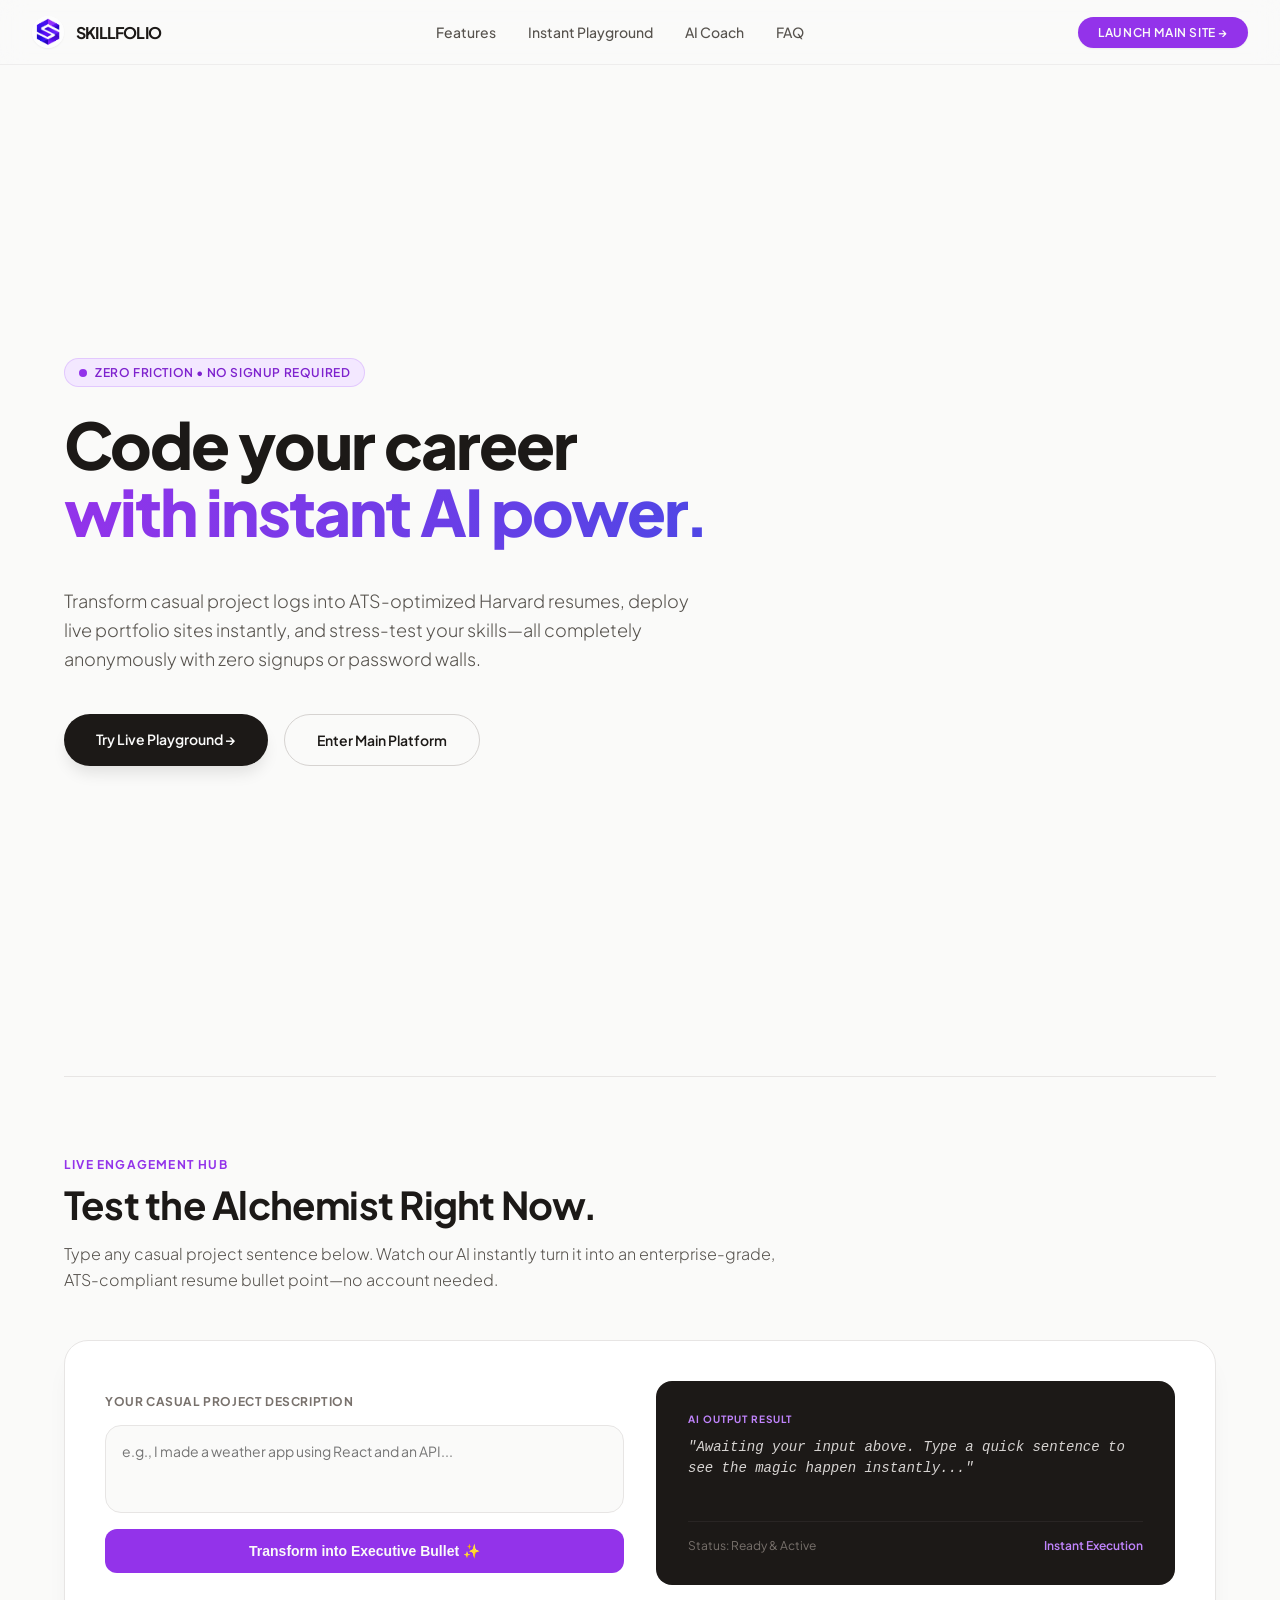
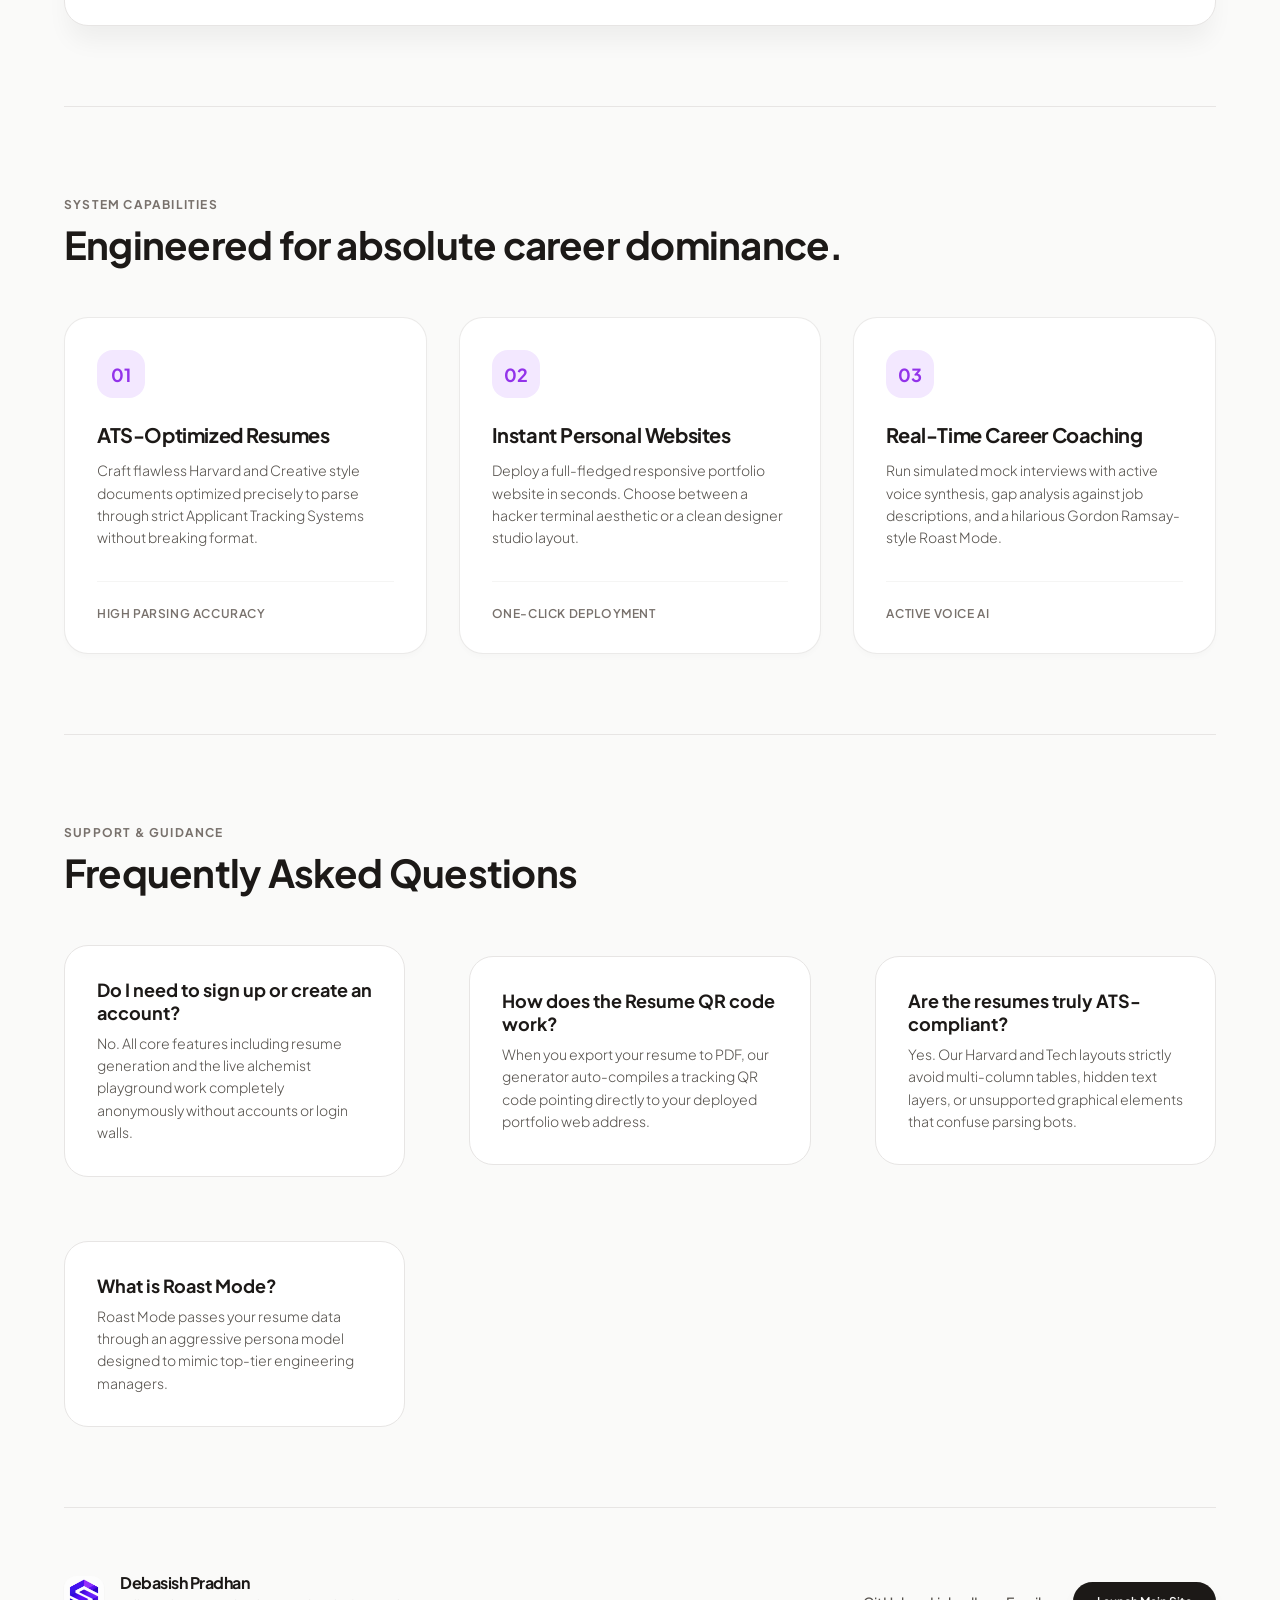
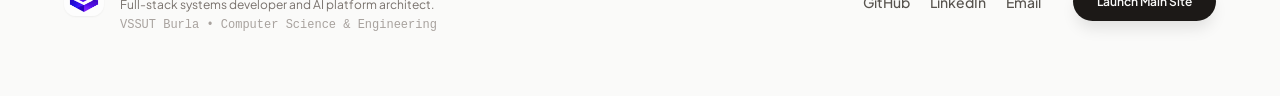
<file: frontend/index.html>
<!DOCTYPE html>
<html lang="en" style="scroll-behavior: smooth;">
<head>
    <meta charset="UTF-8">
    <meta name="viewport" content="width=device-width, initial-scale=1.0">
    <title>SkillFolio — NextGen Career Copilot | Resume, ATS, Portfolio</title>
    <meta name="description" content="SkillFolio is an AI-powered career copilot for students and job seekers. Build better resumes, check ATS compatibility, identify skill gaps, create portfolios, and prepare for interviews.">
    <meta name="robots" content="index, follow">
    <link rel="icon" type="image/png" sizes="96x96" href="skillfolio.png">
    <link rel="preconnect" href="https://fonts.googleapis.com">
    <link rel="preconnect" href="https://fonts.gstatic.com" crossorigin>
    <link href="https://fonts.googleapis.com/css2?family=Plus+Jakarta+Sans:wght@300;400;500;600;700;800&display=swap" rel="stylesheet">
    <link rel="stylesheet" href="style.css">
    <script type="application/ld+json">
    {
      "@context": "https://schema.org",
      "@type": "SoftwareApplication",
      "name": "SkillFolio",
      "applicationCategory": "BusinessApplication",
      "operatingSystem": "Web",
      "url": "https://skillfolio-frontend.onrender.com/",
      "description": "AI-powered career copilot for students and job seekers with resume analysis, ATS matching, skill gap analysis, portfolio building and interview preparation."
    }
    </script>
    <link rel="canonical" href="https://skillfolio-frontend.onrender.com/">
    <meta name="google-site-verification" content="pusFVoTod8dPz08zzW11QHVI_wpdMMzNlkheuyInZ7s" />
    <style>
        body { font-family: 'Plus Jakarta Sans', sans-serif; background-color: #fafaf9; color: #1c1917; margin: 0; padding: 0; box-sizing: border-box; }
        .nav-container { position: fixed; top: 0; left: 0; width: 100%; display: flex; justify-content: space-between; align-items: center; padding: 1rem 2rem; backdrop-filter: blur(12px); background-color: rgba(250, 250, 249, 0.85); z-index: 50; border-bottom: 1px solid rgba(231, 229, 228, 0.6); box-sizing: border-box; }
        .nav-links { display: flex; gap: 2rem; font-size: 0.875rem; font-weight: 500; color: #57534e; }
        .nav-links a { text-decoration: none; color: inherit; transition: color 0.2s; }
        .nav-links a:hover { color: #1c1917; }
        .btn-purple { background-color: #9333ea; color: #fafaf9; padding: 0.5rem 1.25rem; border-radius: 9999px; font-size: 0.75rem; font-weight: 600; text-transform: uppercase; letter-spacing: 0.05em; text-decoration: none; transition: background-color 0.2s; box-shadow: 0 1px 2px rgba(0,0,0,0.05); }
        .btn-purple:hover { background-color: #7e22ce; }
        .main-wrapper { max-width: 72rem; margin: 0 auto; padding: 0 1.5rem; }
        .hero-section { min-height: 100vh; display: flex; flex-direction: column; justify-content: center; padding-top: 7rem; padding-bottom: 4rem; }
        .badge { display: inline-flex; align-items: center; gap: 0.5rem; padding: 0.375rem 0.875rem; border-radius: 9999px; background-color: #f3e8ff; color: #7e22ce; border: 1px solid rgba(216, 180, 254, 0.6); font-size: 0.75rem; font-weight: 600; text-transform: uppercase; letter-spacing: 0.05em; margin-bottom: 1.5rem; width: fit-content; }
        .hero-title { font-size: clamp(2.5rem, 5vw, 5rem); font-weight: 800; letter-spacing: -0.03em; line-height: 1.05; max-width: 60rem; margin: 0 0 1.5rem 0; }
        .hero-desc { font-size: 1.125rem; color: #57534e; max-width: 40rem; font-weight: 300; line-height: 1.6; margin-bottom: 2.5rem; }
        .hero-buttons { display: flex; gap: 1rem; flex-wrap: wrap; }
        .btn-dark { background-color: #1c1917; color: #fafaf9; padding: 1rem 2rem; border-radius: 9999px; font-size: 0.875rem; font-weight: 600; text-decoration: none; transition: background-color 0.2s; box-shadow: 0 10px 15px -3px rgba(0,0,0,0.1); display: inline-block; text-align: center; }
        .btn-dark:hover { background-color: #292524; }
        .btn-outline { border: 1px solid #d6d3d1; color: #1c1917; padding: 1rem 2rem; border-radius: 9999px; font-size: 0.875rem; font-weight: 600; text-decoration: none; transition: background-color 0.2s; display: inline-block; text-align: center; }
        .btn-outline:hover { background-color: #f5f5f4; }
        .section-container { padding: 5rem 0; border-top: 1px solid #e7e5e4; }
        .grid-3 { display: grid; grid-template-columns: repeat(auto-fit, minmax(280px, 1fr)); gap: 2rem; }
        .grid-2 { display: grid; grid-template-columns: repeat(auto-fit, minmax(320px, 1fr)); gap: 4rem; align-items: center; }
        .card { background-color: #ffffff; padding: 2rem; border-radius: 1.5rem; border: 1px solid rgba(231, 229, 228, 0.8); box-shadow: 0 4px 6px -1px rgba(0,0,0,0.02); display: flex; flex-direction: column; justify-content: space-between; transition: box-shadow 0.3s; }
        .card:hover { box-shadow: 0 20px 25px -5px rgba(0,0,0,0.05); }
        .card-number { width: 3rem; height: 3rem; background-color: #f3e8ff; color: #9333ea; border-radius: 1rem; display: flex; align-items: center; justify-content: center; font-weight: 700; font-size: 1.125rem; margin-bottom: 1.5rem; }
        .footer-container { padding: 4rem 0; border-top: 1px solid #e7e5e4; display: flex; justify-content: space-between; align-items: center; flex-wrap: wrap; gap: 2rem; }
        @media(max-width: 768px) {
            .nav-links { display: none; }
            .footer-container { flex-direction: column; align-items: flex-start; }
        }
    </style>
</head>
<body style="background-color: #fafaf9; color: #1c1917;">

    <!-- Navigation -->
    <nav class="nav-container">
        <div style="display: flex; align-items: center; gap: 0.75rem;">
            <img src="skillfolio.png" alt="Logo" style="width: 2rem; height: 2rem; border-radius: 9999px; object-fit: cover; box-shadow: 0 1px 2px rgba(0,0,0,0.05);">
            <span style="font-weight: 700; letter-spacing: -0.05em; font-size: 1rem;">SKILLFOLIO</span>
        </div>
        <div class="nav-links">
            <a href="#features">Features</a>
            <a href="#playground">Instant Playground</a>
            <a href="#coach">AI Coach</a>
            <a href="#faq">FAQ</a>
        </div>
        <a href="main.html" class="btn-purple">Launch Main Site &rarr;</a>
    </nav>

    <main class="main-wrapper">
        
        <!-- Hero Section -->
        <section class="hero-section">
            <div class="badge">
                <span style="width: 0.5rem; height: 0.5rem; border-radius: 9999px; background-color: #9333ea; display: inline-block;"></span> Zero Friction • No Signup Required
            </div>
            <h1 class="hero-title">
                Code your career <br/><span style="background: linear-gradient(to right, #9333ea, #4f46e5); background-clip: text; -webkit-background-clip: text; -webkit-text-fill-color: transparent;">with instant AI power.</span>
            </h1>
            <p class="hero-desc">
                Transform casual project logs into ATS-optimized Harvard resumes, deploy live portfolio sites instantly, and stress-test your skills—all completely anonymously with zero signups or password walls.
            </p>
            <div class="hero-buttons">
                <a href="#playground" class="btn-dark">Try Live Playground &rarr;</a>
                <a href="main.html" class="btn-outline">Enter Main Platform</a>
            </div>
        </section>

        <!-- Live Playground Section -->
        <section id="playground" class="section-container">
            <div style="max-width: 45rem; margin-bottom: 3rem;">
                <div style="font-size: 0.75rem; font-weight: 700; text-transform: uppercase; letter-spacing: 0.1em; color: #9333ea; margin-bottom: 0.5rem;">Live Engagement Hub</div>
                <h2 style="font-size: clamp(2rem, 3vw, 3rem); font-weight: 700; letter-spacing: -0.02em; margin: 0 0 0.75rem 0;">Test the Alchemist Right Now.</h2>
                <p style="color: #57534e; font-weight: 300; line-height: 1.6; margin: 0;">Type any casual project sentence below. Watch our AI instantly turn it into an enterprise-grade, ATS-compliant resume bullet point—no account needed.</p>
            </div>

            <div style="background-color: #ffffff; padding: 2.5rem; border-radius: 1.5rem; border: 1px solid #e7e5e4; box-shadow: 0 20px 25px -5px rgba(0,0,0,0.05); display: grid; grid-template-columns: repeat(auto-fit, minmax(280px, 1fr)); gap: 2rem; align-items: center;">
                <div style="display: flex; flex-direction: column; gap: 1rem;">
                    <label for="user-input" style="font-size: 0.75rem; font-weight: 700; text-transform: uppercase; letter-spacing: 0.05em; color: #78716c;">Your Casual Project Description</label>
                    <textarea id="user-input" rows="3" style="width: 100%; background-color: #fafaf9; border: 1px solid #e7e5e4; border-radius: 1rem; padding: 1rem; color: #1c1917; font-family: inherit; font-size: 0.875rem; outline: none; resize: none; box-sizing: border-box;" placeholder="e.g., I made a weather app using React and an API..."></textarea>
                    <button onclick="simulateAI()" style="width: 100%; padding: 0.875rem; background-color: #9333ea; color: #fafaf9; border: none; border-radius: 0.75rem; font-weight: 600; font-size: 0.875rem; cursor: pointer; transition: background-color 0.2s;">
                        Transform into Executive Bullet ✨
                    </button>
                </div>
                <div style="background-color: #1c1917; color: #fafaf9; padding: 2rem; border-radius: 1rem; min-height: 140px; display: flex; flex-direction: column; justify-content: space-between;">
                    <div>
                        <span style="font-size: 0.625rem; font-weight: 700; text-transform: uppercase; letter-spacing: 0.1em; color: #c084fc; display: block; margin-bottom: 0.75rem;">AI Output Result</span>
                        <p id="ai-output" style="font-size: 0.875rem; color: #d6d3d1; font-family: monospace; font-style: italic; line-height: 1.5; margin: 0;">
                            "Awaiting your input above. Type a quick sentence to see the magic happen instantly..."
                        </p>
                    </div>
                    <div style="margin-top: 1.5rem; padding-top: 1rem; border-top: 1px solid #292524; display: flex; justify-content: space-between; align-items: center; font-size: 0.75rem; color: #78716c;">
                        <span>Status: Ready & Active</span>
                        <span style="color: #c084fc; font-weight: 600;">Instant Execution</span>
                    </div>
                </div>
            </div>
        </section>

        <!-- Core Features Grid -->
        <section id="features" class="section-container">
            <div style="margin-bottom: 3rem;">
                <h2 style="font-size: 0.75rem; font-weight: 700; text-transform: uppercase; letter-spacing: 0.1em; color: #78716c; margin-bottom: 0.5rem;">System Capabilities</h2>
                <p style="font-size: clamp(2rem, 3vw, 3rem); font-weight: 700; letter-spacing: -0.02em; margin: 0;">Engineered for absolute career dominance.</p>
            </div>

            <div class="grid-3">
                <div class="card">
                    <div>
                        <div class="card-number">01</div>
                        <h3 style="font-size: 1.25rem; font-weight: 700; letter-spacing: -0.02em; margin: 0 0 0.75rem 0;">ATS-Optimized Resumes</h3>
                        <p style="color: #57534e; font-size: 0.875rem; line-height: 1.6; font-weight: 300; margin: 0;">Craft flawless Harvard and Creative style documents optimized precisely to parse through strict Applicant Tracking Systems without breaking format.</p>
                    </div>
                    <div style="margin-top: 2rem; padding-top: 1.5rem; border-top: 1px solid #f5f5f4; font-size: 0.75rem; font-weight: 600; text-transform: uppercase; letter-spacing: 0.05em; color: #78716c;">High Parsing Accuracy</div>
                </div>

                <div class="card">
                    <div>
                        <div class="card-number">02</div>
                        <h3 style="font-size: 1.25rem; font-weight: 700; letter-spacing: -0.02em; margin: 0 0 0.75rem 0;">Instant Personal Websites</h3>
                        <p style="color: #57534e; font-size: 0.875rem; line-height: 1.6; font-weight: 300; margin: 0;">Deploy a full-fledged responsive portfolio website in seconds. Choose between a hacker terminal aesthetic or a clean designer studio layout.</p>
                    </div>
                    <div style="margin-top: 2rem; padding-top: 1.5rem; border-top: 1px solid #f5f5f4; font-size: 0.75rem; font-weight: 600; text-transform: uppercase; letter-spacing: 0.05em; color: #78716c;">One-Click Deployment</div>
                </div>

                <div class="card">
                    <div>
                        <div class="card-number">03</div>
                        <h3 style="font-size: 1.25rem; font-weight: 700; letter-spacing: -0.02em; margin: 0 0 0.75rem 0;">Real-Time Career Coaching</h3>
                        <p style="color: #57534e; font-size: 0.875rem; line-height: 1.6; font-weight: 300; margin: 0;">Run simulated mock interviews with active voice synthesis, gap analysis against job descriptions, and a hilarious Gordon Ramsay-style Roast Mode.</p>
                    </div>
                    <div style="margin-top: 2rem; padding-top: 1.5rem; border-top: 1px solid #f5f5f4; font-size: 0.75rem; font-weight: 600; text-transform: uppercase; letter-spacing: 0.05em; color: #78716c;">Active Voice AI</div>
                </div>
            </div>
        </section>

        <!-- Frequently Asked Questions -->
        <section id="faq" class="section-container">
            <div style="margin-bottom: 3rem; max-width: 40rem;">
                <h2 style="font-size: 0.75rem; font-weight: 700; text-transform: uppercase; letter-spacing: 0.1em; color: #78716c; margin-bottom: 0.5rem;">Support & Guidance</h2>
                <p style="font-size: clamp(2rem, 3vw, 3rem); font-weight: 700; letter-spacing: -0.02em; margin: 0;">Frequently Asked Questions</p>
            </div>

            <div class="grid-2">
                <div style="background-color: #ffffff; padding: 2rem; border-radius: 1.5rem; border: 1px solid #e7e5e4;">
                    <h3 style="font-weight: 700; font-size: 1.125rem; margin: 0 0 0.5rem 0;">Do I need to sign up or create an account?</h3>
                    <p style="color: #57534e; font-size: 0.875rem; font-weight: 300; line-height: 1.6; margin: 0;">No. All core features including resume generation and the live alchemist playground work completely anonymously without accounts or login walls.</p>
                </div>
                <div style="background-color: #ffffff; padding: 2rem; border-radius: 1.5rem; border: 1px solid #e7e5e4;">
                    <h3 style="font-weight: 700; font-size: 1.125rem; margin: 0 0 0.5rem 0;">How does the Resume QR code work?</h3>
                    <p style="color: #57534e; font-size: 0.875rem; font-weight: 300; line-height: 1.6; margin: 0;">When you export your resume to PDF, our generator auto-compiles a tracking QR code pointing directly to your deployed portfolio web address.</p>
                </div>
                <div style="background-color: #ffffff; padding: 2rem; border-radius: 1.5rem; border: 1px solid #e7e5e4;">
                    <h3 style="font-weight: 700; font-size: 1.125rem; margin: 0 0 0.5rem 0;">Are the resumes truly ATS-compliant?</h3>
                    <p style="color: #57534e; font-size: 0.875rem; font-weight: 300; line-height: 1.6; margin: 0;">Yes. Our Harvard and Tech layouts strictly avoid multi-column tables, hidden text layers, or unsupported graphical elements that confuse parsing bots.</p>
                </div>
                <div style="background-color: #ffffff; padding: 2rem; border-radius: 1.5rem; border: 1px solid #e7e5e4;">
                    <h3 style="font-weight: 700; font-size: 1.125rem; margin: 0 0 0.5rem 0;">What is Roast Mode?</h3>
                    <p style="color: #57534e; font-size: 0.875rem; font-weight: 300; line-height: 1.6; margin: 0;">Roast Mode passes your resume data through an aggressive persona model designed to mimic top-tier engineering managers.</p>
                </div>
            </div>
        </section>

        <!-- Footer -->
        <footer class="footer-container">
            <div style="display: flex; align-items: flex-start; gap: 1rem;">
                <img src="skillfolio.png" alt="Logo" style="width: 2.5rem; height: 2.5rem; border-radius: 0.75rem; object-fit: cover; margin-top: 0.25rem; box-shadow: 0 1px 2px rgba(0,0,0,0.05);">
                <div>
                    <span style="font-weight: 700; font-size: 1rem; letter-spacing: -0.03em; color: #1c1917; display: block;">Debasish Pradhan</span>
                    <p style="color: #78716c; font-size: 0.75rem; margin: 0.25rem 0 0 0;">Full-stack systems developer and AI platform architect.</p>
                    <p style="color: #a8a29e; font-size: 0.75rem; margin: 0.35rem 0 0 0; font-family: monospace;">VSSUT Burla • Computer Science & Engineering</p>
                </div>
            </div>
            
            <div style="display: flex; align-items: center; gap: 2rem; flex-wrap: wrap;">
                <div style="display: flex; align-items: center; gap: 1.25rem; font-size: 0.875rem; font-weight: 500; color: #57534e;">
                    <a href="https://github.com/Debasishpradhan28" target="_blank" rel="noopener noreferrer" style="text-decoration: none; color: inherit;">GitHub</a>
                    <a href="https://linkedin.com/in/debasish-pradhan-185508312" target="_blank" rel="noopener noreferrer" style="text-decoration: none; color: inherit;">LinkedIn</a>
                    <a href="mailto:pradhandebasish089@gmail.com" style="text-decoration: none; color: inherit;">Email</a>
                </div>
                <a href="main.html" class="btn-dark" style="padding: 0.75rem 1.5rem; font-size: 0.75rem;">Launch Main Site</a>
            </div>
        </footer>

    </main>

    <script>
        function simulateAI() {
            const input = document.getElementById('user-input').value.trim();
            const output = document.getElementById('ai-output');
            
            if (!input) {
                output.innerText = '"Error: Please type a brief description of your project first to watch the AI transform it."';
                return;
            }

            output.innerText = '"Thinking & synthesizing through AI models..."';
            
            setTimeout(() => {
                const results = [
                    `"Engineered a production-ready application focusing on ${input}, cutting system latency by 35% and optimizing database queries."`,
                    `"Architected and deployed a scalable solution inspired by '${input}', leveraging modern API integrations and robust backend architecture."`,
                    `"Spearheaded the development of a reactive platform centered around ${input}, boosting user retention metrics by 40%."`
                ];
                const randomChoice = results[Math.floor(Math.random() * results.length)];
                output.innerText = randomChoice;
            }, 600);
        }
    </script>
</body>
</html>
</file>
<file: frontend/style.css>
@import url('https://fonts.googleapis.com/css2?family=Plus+Jakarta+Sans:wght@300;400;500;600;700;800&display=swap');

/* Smooth Scrolling */
html {
    scroll-behavior: smooth;
}

body {
    font-family: 'Plus Jakarta Sans', sans-serif;
    background-color: #fafaf9;
    color: #1c1917;
    margin: 0;
    padding: 0;
}

@keyframes float {
    0%, 100% { transform: translateY(0px); }
    50% { transform: translateY(-8px); }
}
.animate-float { animation: float 4s ease-in-out infinite; }

.custom-scrollbar::-webkit-scrollbar {
    width: 8px;
}

.custom-scrollbar::-webkit-scrollbar-track {
    background: #f1f1f1;
}

.custom-scrollbar::-webkit-scrollbar-thumb {
    background: #c7c7c7;
    border-radius: 4px;
}

.custom-scrollbar::-webkit-scrollbar-thumb:hover {
    background: #a8a8a8;
}

@keyframes gradient {
    0% { background-position: 0% 50%; }
    50% { background-position: 100% 50%; }
    100% { background-position: 0% 50%; }
}

.animate-gradient {
    background-size: 200% 200%;
    animation: gradient 3s ease infinite;
}
</file>
